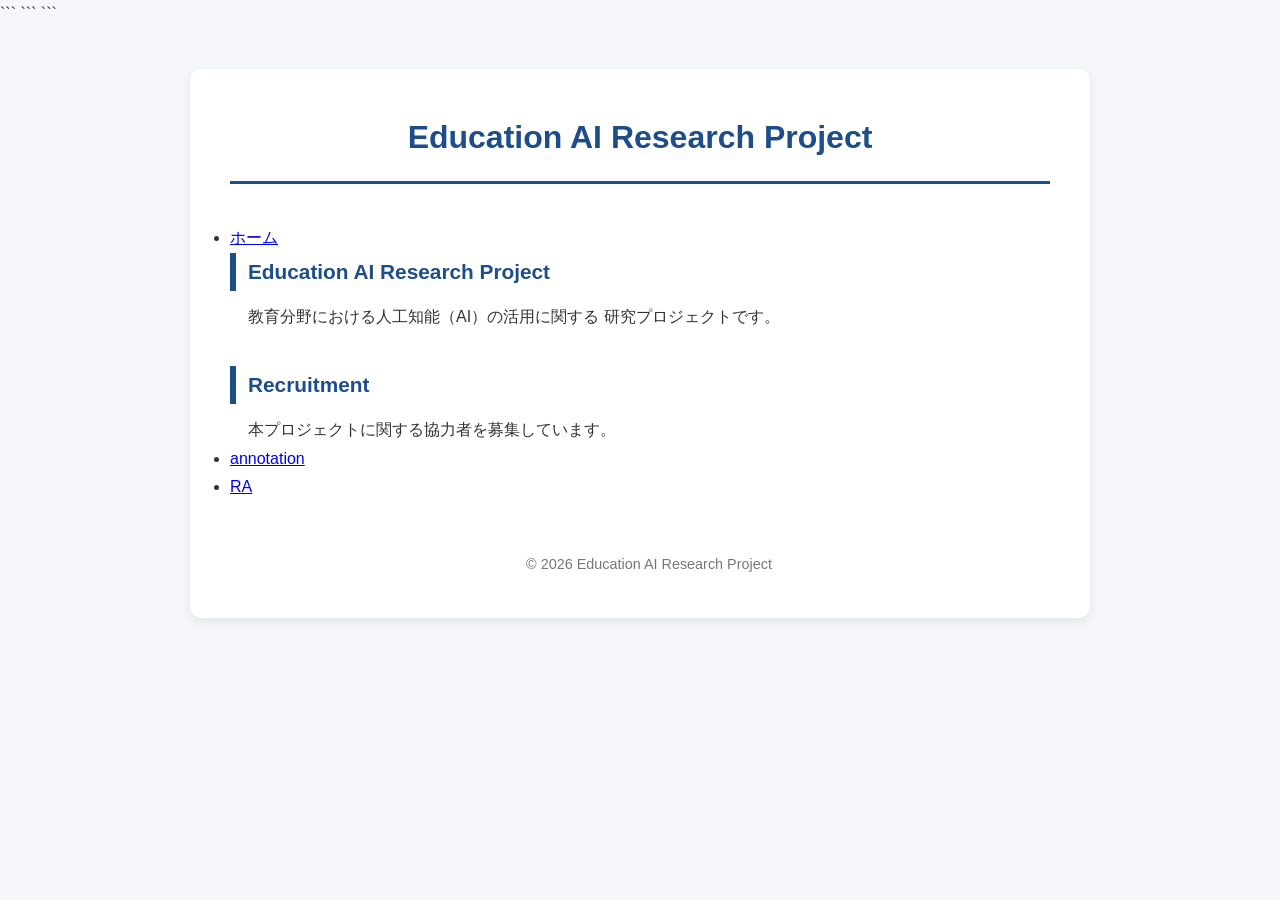
<file: index.html>
<!DOCTYPE html>

<html lang="ja">
<head>
    <meta charset="UTF-8">
    <meta name="viewport" content="width=device-width, initial-scale=1.0">
    <title>Education AI Research Project</title>

```
<link rel="stylesheet" href="assets/style.css">
```

</head>

<body>

```

<div class="container">
<header>
    <h1>Education AI Research Project</h1>

    <nav>
        <ul>
            <li><a href="index.html">ホーム</a></li>
        </ul>
    </nav>
</header>

<main>

    <section>
        <h2>Education AI Research Project</h2>

        <p>
            教育分野における人工知能（AI）の活用に関する
            研究プロジェクトです。
        </p>
    </section>

    <section>
        <h2>Recruitment</h2>

        <p>
            本プロジェクトに関する協力者を募集しています。
        </p>

        <ul>
            <li>
                <a href="recruitment/annotation/index.html">
                    annotation
                </a>
            </li>

            <li>
                <a href="recruitment/RA/index.html">
                    RA
                </a>
            </li>
        </ul>
    </section>

</main>

<footer>
    <p>&copy; 2026 Education AI Research Project</p>
</footer>

</body>
</html>
</file>
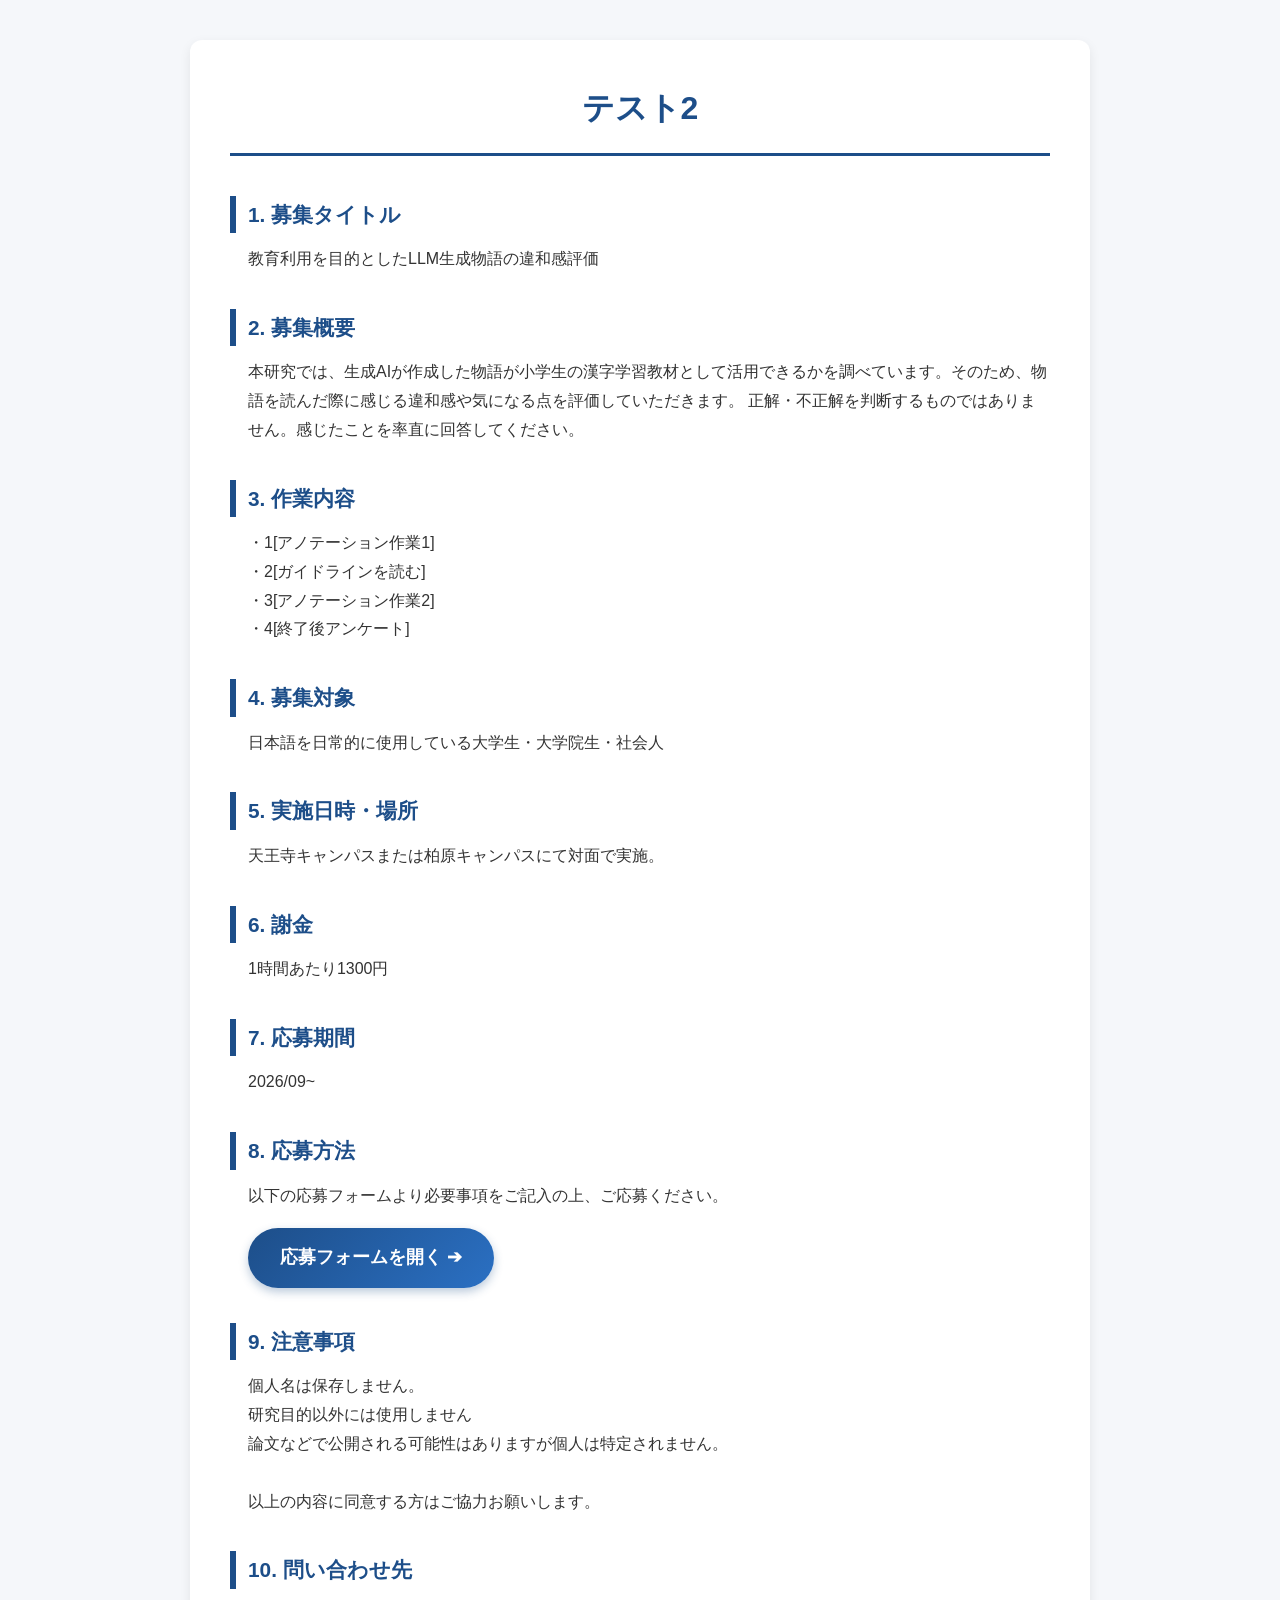
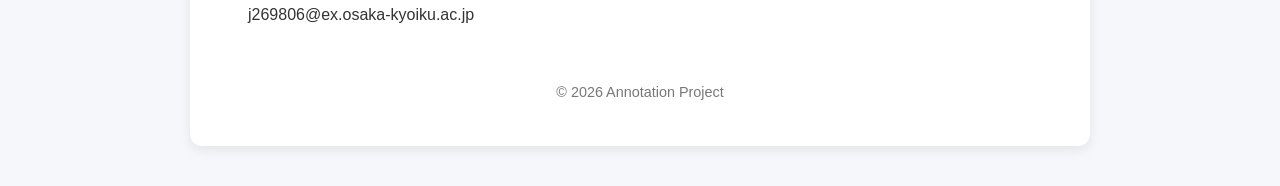
<file: recruitment/annotation-2026/index.html>
<!DOCTYPE html>
<html lang="ja">
<head>
    <meta charset="UTF-8">
    <meta name="viewport" content="width=device-width, initial-scale=1.0">
    <title>アノテーション作業募集</title>
    <link rel="stylesheet" href="../../assets/style.css">
</head>

<body>

<div class="container">

    <h1>テスト2</h1>

    <section>
        <h2>1. 募集タイトル</h2>
        <p>教育利用を目的としたLLM生成物語の違和感評価</p>
    </section>

    <section>
        <h2>2. 募集概要</h2>
        <p>本研究では、生成AIが作成した物語が小学生の漢字学習教材として活用できるかを調べています。そのため、物語を読んだ際に感じる違和感や気になる点を評価していただきます。
正解・不正解を判断するものではありません。感じたことを率直に回答してください。</p>
    </section>

    <section>
        <h2>3. 作業内容</h2>
        <p>・1[アノテーション作業1]<br>
            ・2[ガイドラインを読む]<br>
            ・3[アノテーション作業2]<br>
            ・4[終了後アンケート]</p>
    </section>

    <section>
        <h2>4. 募集対象</h2>
        <p>日本語を日常的に使用している大学生・大学院生・社会人</p>
    </section>

    <section>
        <h2>5. 実施日時・場所</h2>
        <p>天王寺キャンパスまたは柏原キャンパスにて対面で実施。</p>
    </section>

    <section>
        <h2>6. 謝金</h2>
        <p>1時間あたり1300円</p>
    </section>

    <section>
        <h2>7. 応募期間</h2>
        <p>2026/09~</p>
    </section>

    <section>
        <h2>8. 応募方法</h2>
        <p>以下の応募フォームより必要事項をご記入の上、ご応募ください。</p>
        <div class="btn-container">
            <!-- href="..." にフォームのURLを設定してください -->
            <a href="https://forms.gle/Kmqug272xac9YSTD8" target="_blank" rel="noopener noreferrer" class="apply-btn">
                応募フォームを開く ➔
            </a>
        </div>
    </section>

    <section>
        <h2>9. 注意事項</h2>
        <p>個人名は保存しません。<br>
研究目的以外には使用しません<br>
論文などで公開される可能性はありますが個人は特定されません。<br><br>
以上の内容に同意する方はご協力お願いします。
</p>
    </section>

    <section>
        <h2>10. 問い合わせ先</h2>
        <p>j269806@ex.osaka-kyoiku.ac.jp</p>
    </section>

    <footer>
        © 2026 Annotation Project
    </footer>

</div>

</body>
</html>
</file>
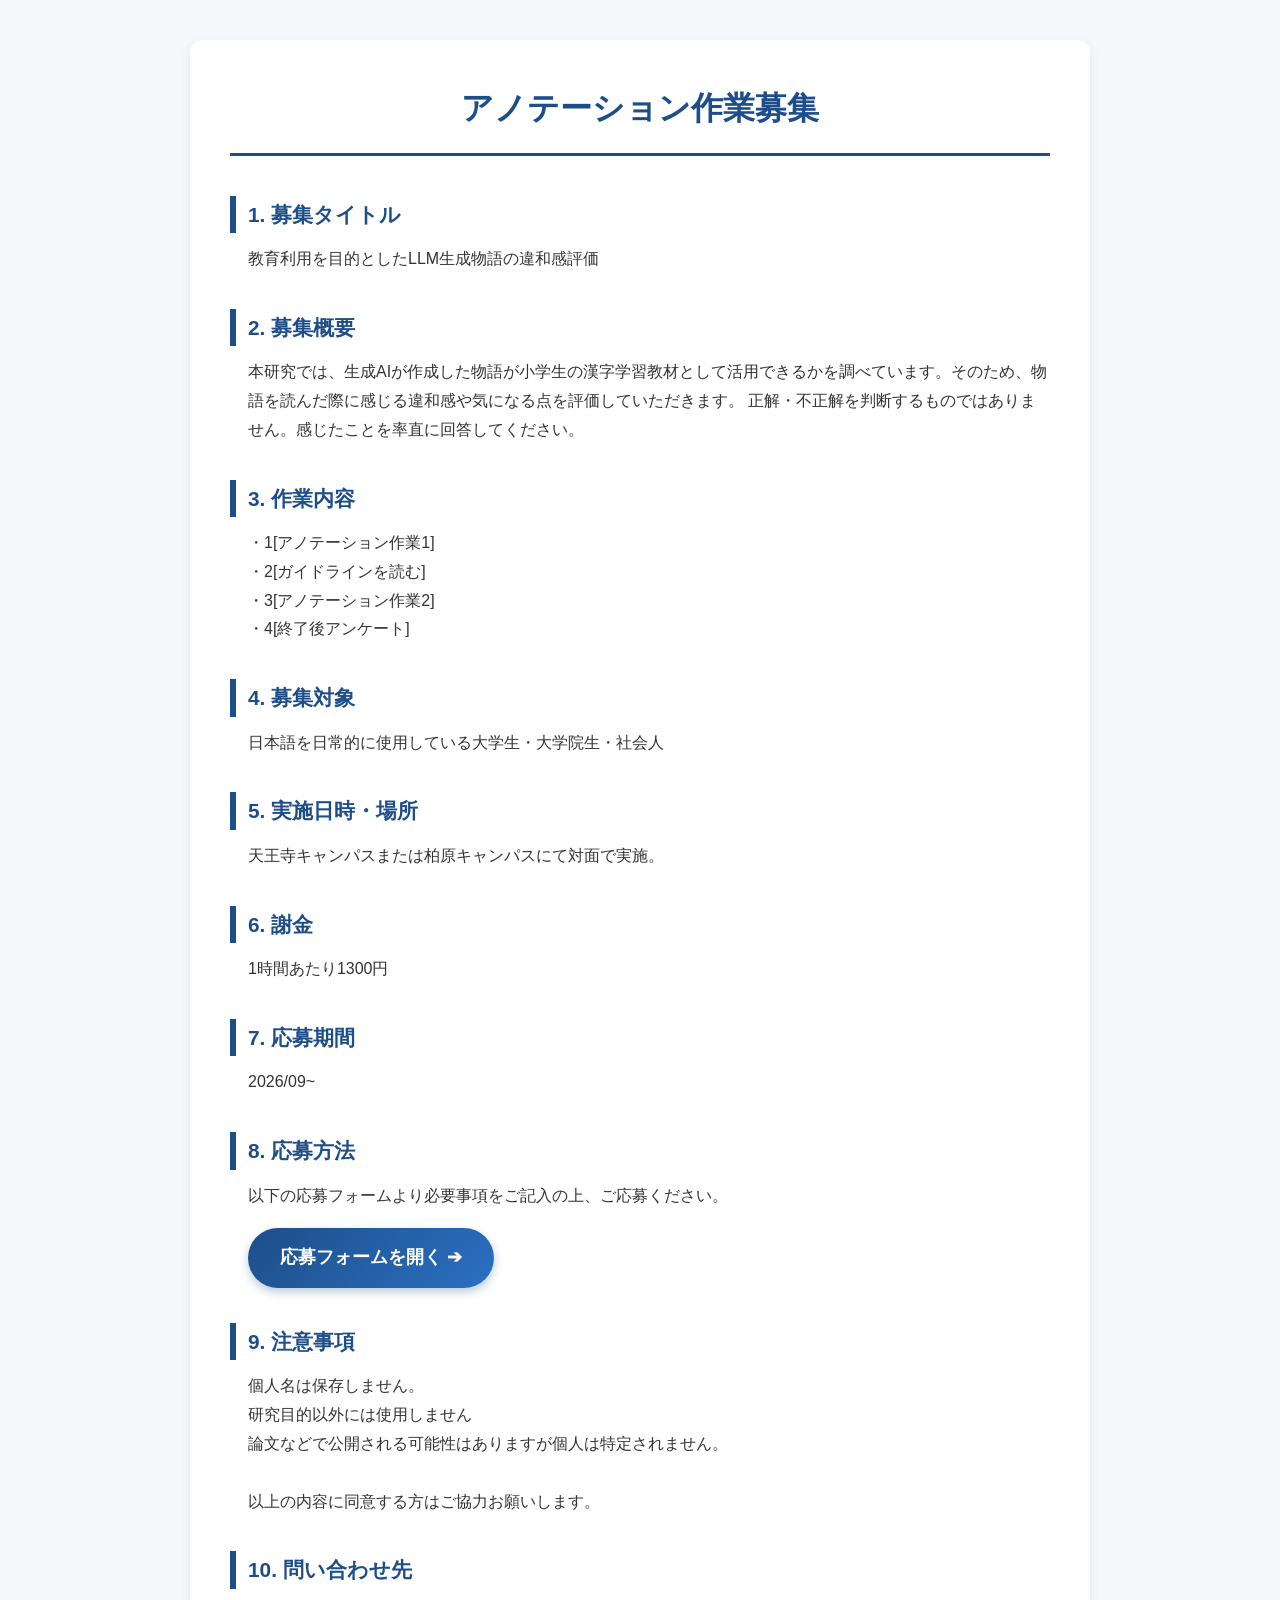
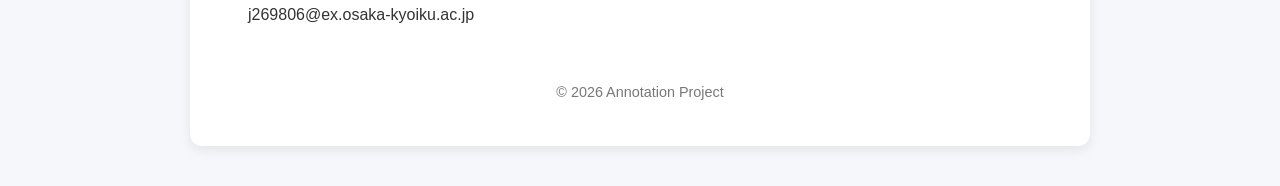
<file: recruitment/annotation/index.html>
<!DOCTYPE html>
<html lang="ja">
<head>
    <meta charset="UTF-8">
    <meta name="viewport" content="width=device-width, initial-scale=1.0">
    <title>アノテーション作業募集</title>
    <link rel="stylesheet" href="../../assets/style.css">
</head>

<body>

<div class="container">

    <h1>アノテーション作業募集</h1>

    <section>
        <h2>1. 募集タイトル</h2>
        <p>教育利用を目的としたLLM生成物語の違和感評価</p>
    </section>

    <section>
        <h2>2. 募集概要</h2>
        <p>本研究では、生成AIが作成した物語が小学生の漢字学習教材として活用できるかを調べています。そのため、物語を読んだ際に感じる違和感や気になる点を評価していただきます。
正解・不正解を判断するものではありません。感じたことを率直に回答してください。</p>
    </section>

    <section>
        <h2>3. 作業内容</h2>
        <p>・1[アノテーション作業1]<br>
            ・2[ガイドラインを読む]<br>
            ・3[アノテーション作業2]<br>
            ・4[終了後アンケート]</p>
    </section>

    <section>
        <h2>4. 募集対象</h2>
        <p>日本語を日常的に使用している大学生・大学院生・社会人</p>
    </section>

    <section>
        <h2>5. 実施日時・場所</h2>
        <p>天王寺キャンパスまたは柏原キャンパスにて対面で実施。</p>
    </section>

    <section>
        <h2>6. 謝金</h2>
        <p>1時間あたり1300円</p>
    </section>

    <section>
        <h2>7. 応募期間</h2>
        <p>2026/09~</p>
    </section>

    <section>
        <h2>8. 応募方法</h2>
        <p>以下の応募フォームより必要事項をご記入の上、ご応募ください。</p>
        <div class="btn-container">
            <!-- href="..." にフォームのURLを設定してください -->
            <a href="https://forms.gle/Kmqug272xac9YSTD8" target="_blank" rel="noopener noreferrer" class="apply-btn">
                応募フォームを開く ➔
            </a>
        </div>
    </section>

    <section>
        <h2>9. 注意事項</h2>
        <p>個人名は保存しません。<br>
研究目的以外には使用しません<br>
論文などで公開される可能性はありますが個人は特定されません。<br><br>
以上の内容に同意する方はご協力お願いします。
</p>
    </section>

    <section>
        <h2>10. 問い合わせ先</h2>
        <p>j269806@ex.osaka-kyoiku.ac.jp</p>
    </section>

    <footer>
        © 2026 Annotation Project
    </footer>

</div>

</body>
</html>
</file>
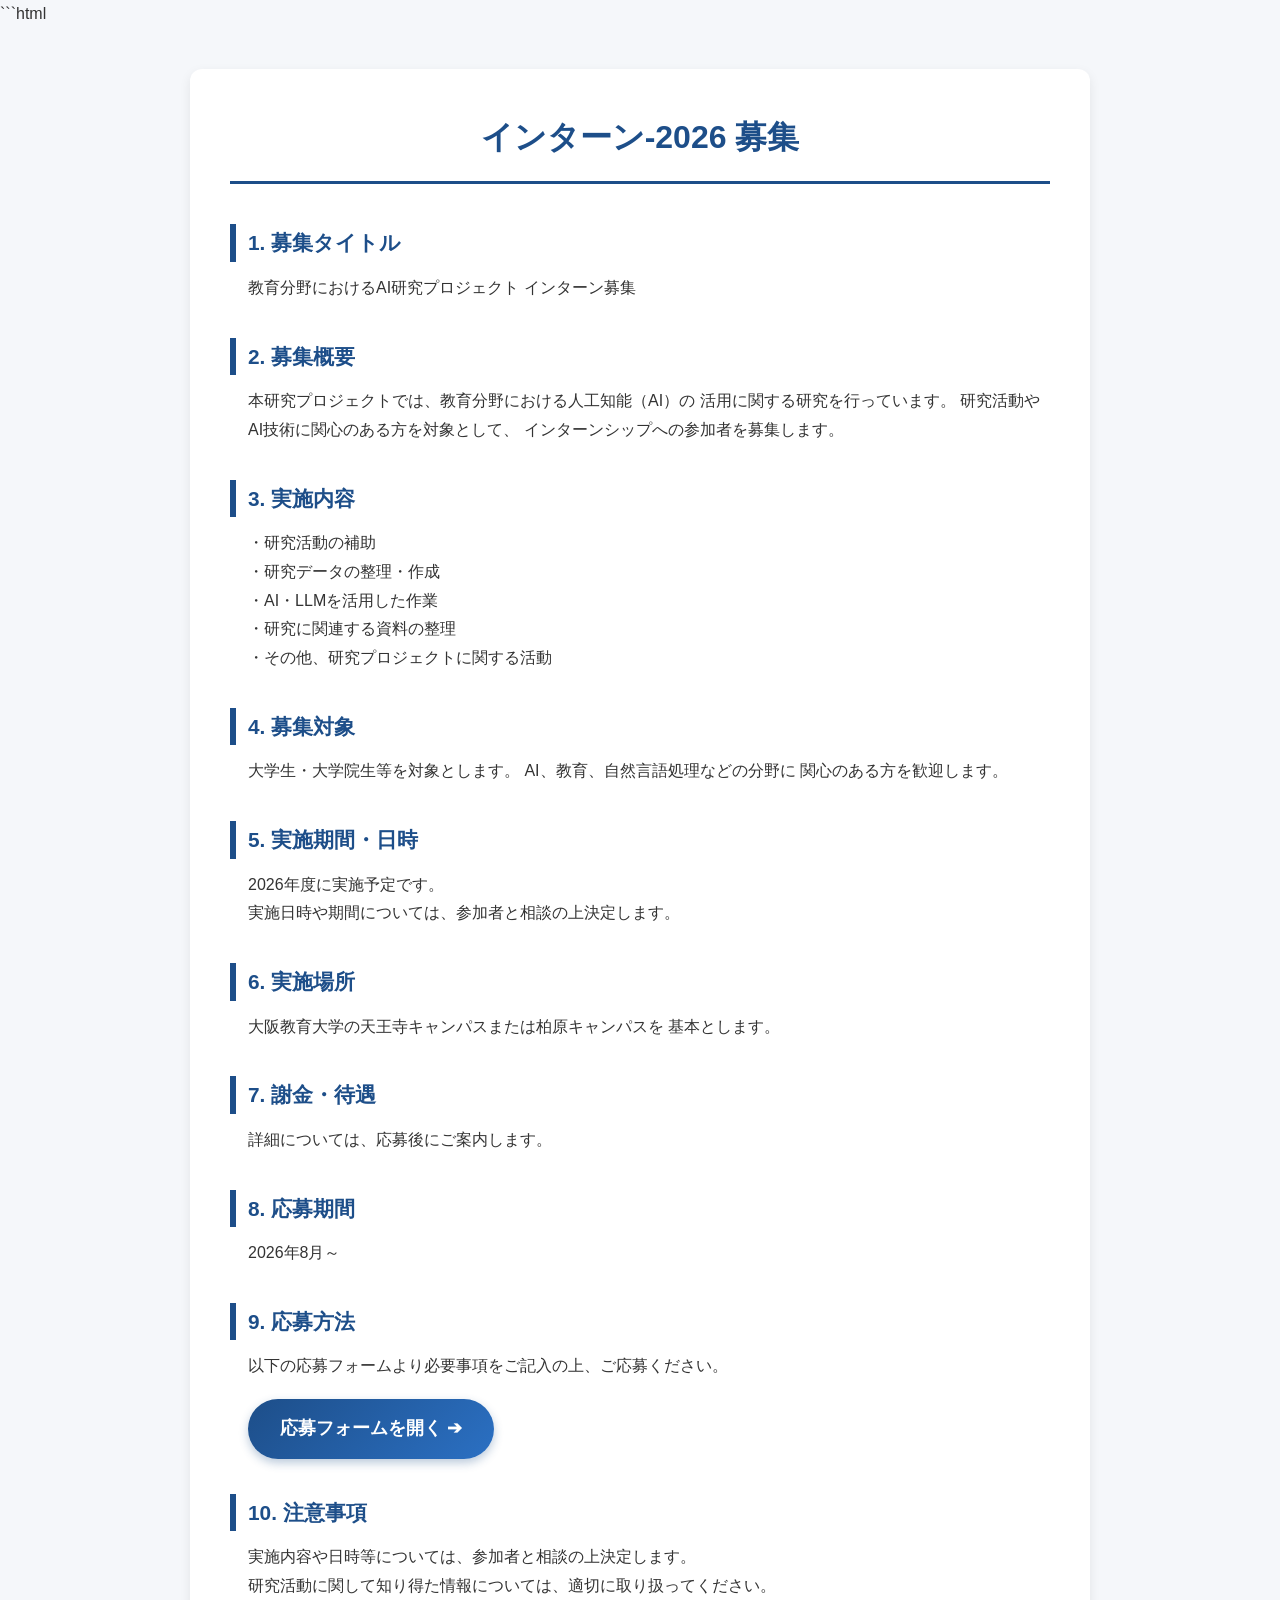
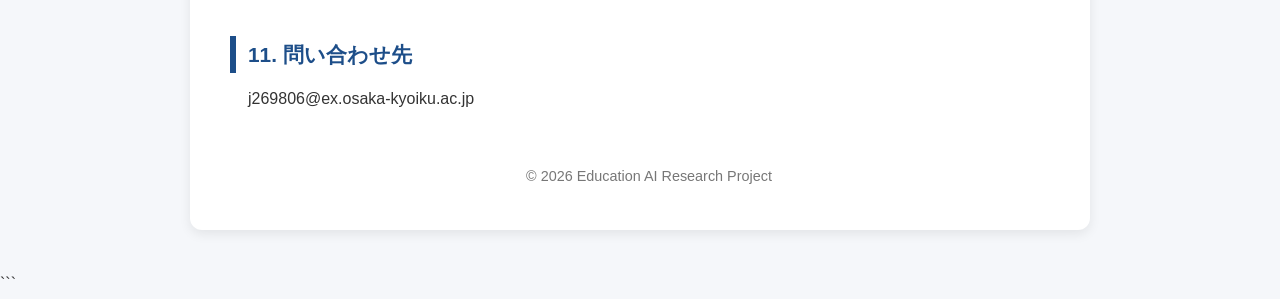
<file: recruitment/internship/index.html>
```html
<!DOCTYPE html>
<html lang="ja">

<head>
    <meta charset="UTF-8">
    <meta name="viewport" content="width=device-width, initial-scale=1.0">
    <title>インターン-2026 募集</title>

    <link rel="stylesheet" href="../../assets/style.css">
</head>

<body>

<div class="container">

    <header>
        <h1>インターン-2026 募集</h1>
    </header>

    <main>

        <section>
            <h2>1. 募集タイトル</h2>
            <p>
                教育分野におけるAI研究プロジェクト インターン募集
            </p>
        </section>

        <section>
            <h2>2. 募集概要</h2>
            <p>
                本研究プロジェクトでは、教育分野における人工知能（AI）の
                活用に関する研究を行っています。
                研究活動やAI技術に関心のある方を対象として、
                インターンシップへの参加者を募集します。
            </p>
        </section>

        <section>
            <h2>3. 実施内容</h2>
            <p>
                ・研究活動の補助<br>
                ・研究データの整理・作成<br>
                ・AI・LLMを活用した作業<br>
                ・研究に関連する資料の整理<br>
                ・その他、研究プロジェクトに関する活動
            </p>
        </section>

        <section>
            <h2>4. 募集対象</h2>
            <p>
                大学生・大学院生等を対象とします。
                AI、教育、自然言語処理などの分野に
                関心のある方を歓迎します。
            </p>
        </section>

        <section>
            <h2>5. 実施期間・日時</h2>
            <p>
                2026年度に実施予定です。
            </p>
            <p>
                実施日時や期間については、参加者と相談の上決定します。
            </p>
        </section>

        <section>
            <h2>6. 実施場所</h2>
            <p>
                大阪教育大学の天王寺キャンパスまたは柏原キャンパスを
                基本とします。
            </p>
        </section>

        <section>
            <h2>7. 謝金・待遇</h2>
            <p>
                詳細については、応募後にご案内します。
            </p>
        </section>

        <section>
            <h2>8. 応募期間</h2>
            <p>
                2026年8月～
            </p>
        </section>

        <section>
            <h2>9. 応募方法</h2>
            <p>
                以下の応募フォームより必要事項をご記入の上、ご応募ください。
            </p>

            <div class="btn-container">
                <!-- href="..." にフォームのURLを設定してください -->
                <a href="#" class="apply-btn">
                    応募フォームを開く ➔
                </a>
            </div>
        </section>

        <section>
            <h2>10. 注意事項</h2>
            <p>
                実施内容や日時等については、参加者と相談の上決定します。<br>
                研究活動に関して知り得た情報については、適切に取り扱ってください。
            </p>
        </section>

        <section>
            <h2>11. 問い合わせ先</h2>
            <p>
                j269806@ex.osaka-kyoiku.ac.jp
            </p>
        </section>

    </main>

    <footer>
        <p>&copy; 2026 Education AI Research Project</p>
    </footer>

</div>

</body>
</html>
```
</file>
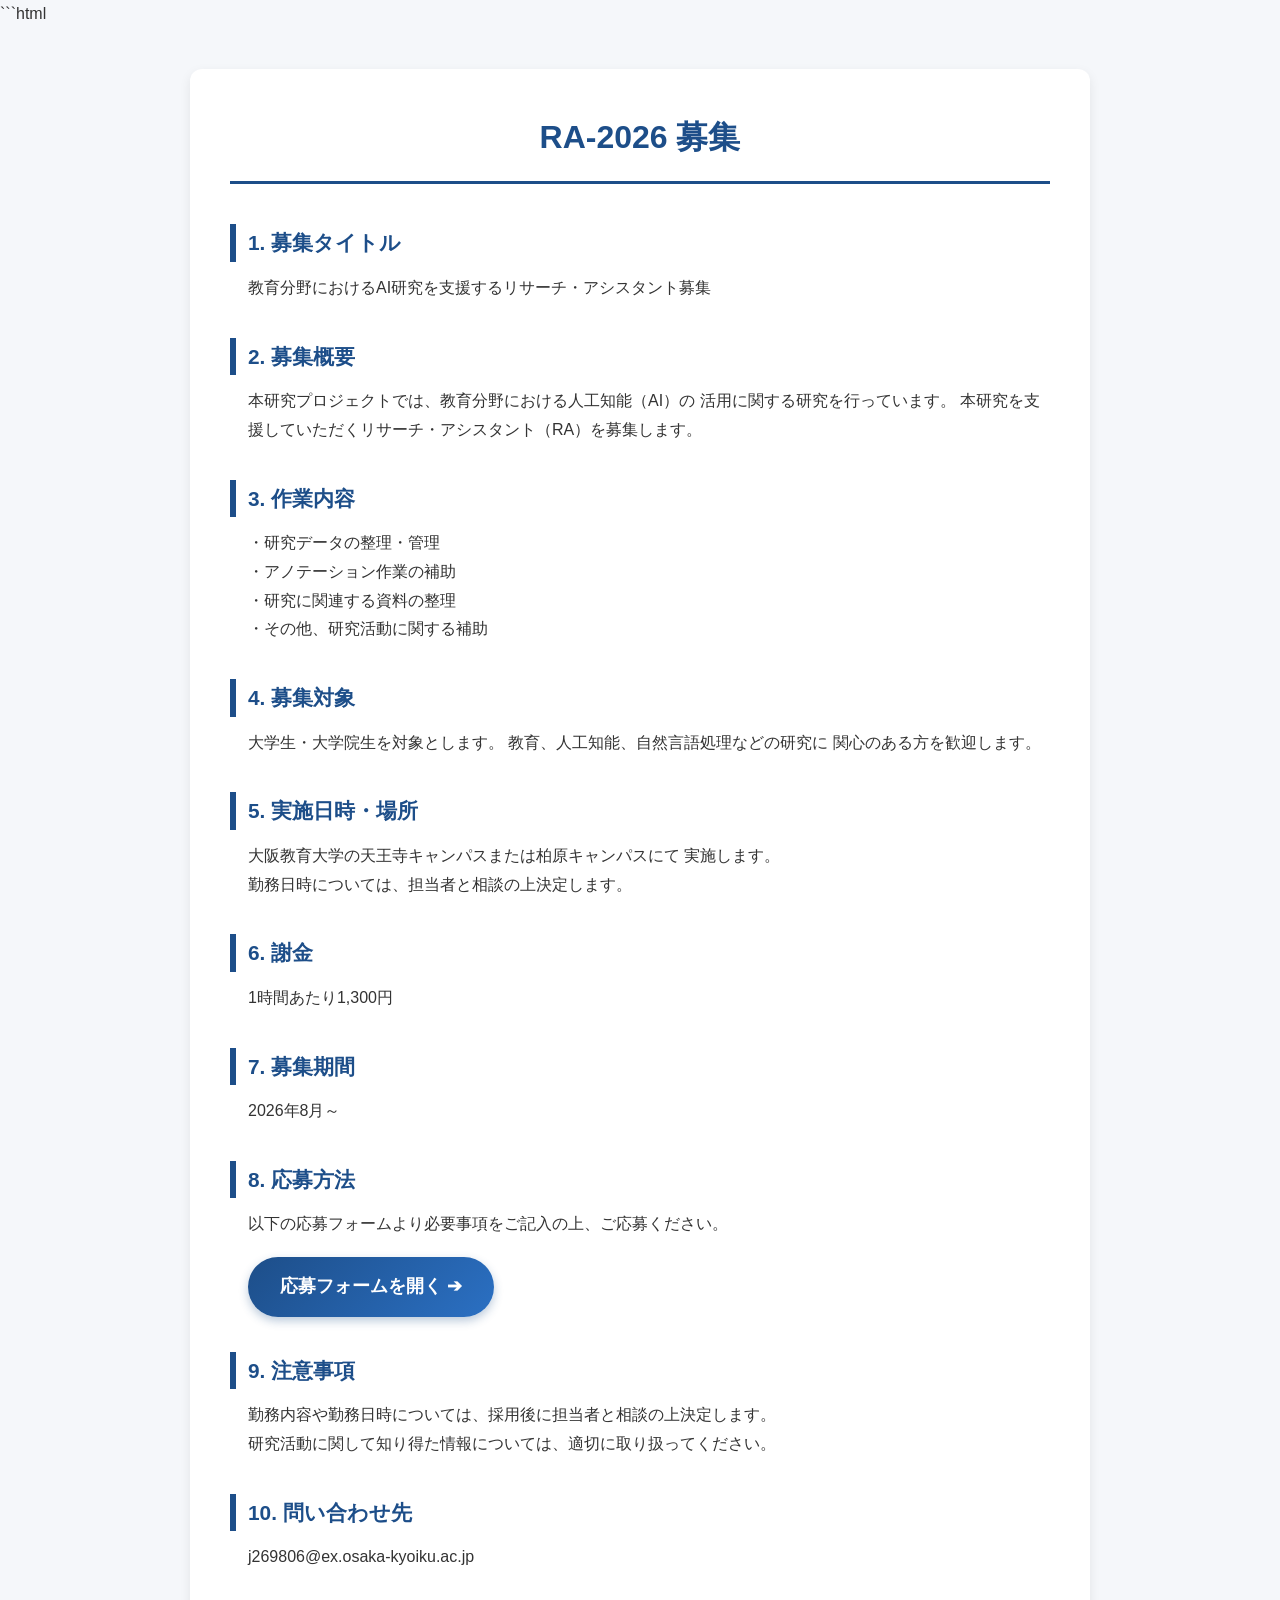
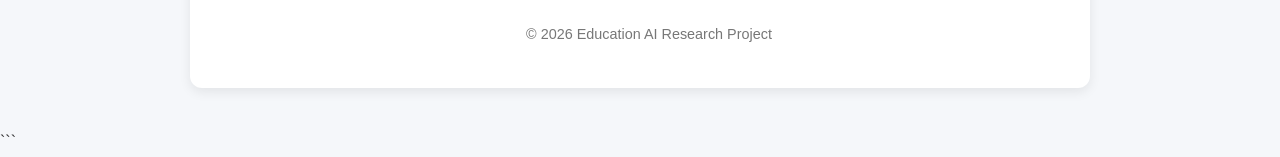
<file: recruitment/RA/index.html>
```html
<!DOCTYPE html>
<html lang="ja">

<head>
    <meta charset="UTF-8">
    <meta name="viewport" content="width=device-width, initial-scale=1.0">
    <title>RA-2026 募集</title>

    <!-- CSSへのパス -->
    <link rel="stylesheet" href="../../assets/style.css">
</head>

<body>

<div class="container">

    <header>
        <h1>RA-2026 募集</h1>
    </header>

    <main>

        <section>
            <h2>1. 募集タイトル</h2>
            <p>
                教育分野におけるAI研究を支援するリサーチ・アシスタント募集
            </p>
        </section>

        <section>
            <h2>2. 募集概要</h2>
            <p>
                本研究プロジェクトでは、教育分野における人工知能（AI）の
                活用に関する研究を行っています。
                本研究を支援していただくリサーチ・アシスタント（RA）を募集します。
            </p>
        </section>

        <section>
            <h2>3. 作業内容</h2>
            <p>
                ・研究データの整理・管理<br>
                ・アノテーション作業の補助<br>
                ・研究に関連する資料の整理<br>
                ・その他、研究活動に関する補助
            </p>
        </section>

        <section>
            <h2>4. 募集対象</h2>
            <p>
                大学生・大学院生を対象とします。
                教育、人工知能、自然言語処理などの研究に
                関心のある方を歓迎します。
            </p>
        </section>

        <section>
            <h2>5. 実施日時・場所</h2>
            <p>
                大阪教育大学の天王寺キャンパスまたは柏原キャンパスにて
                実施します。
            </p>
            <p>
                勤務日時については、担当者と相談の上決定します。
            </p>
        </section>

        <section>
            <h2>6. 謝金</h2>
            <p>
                1時間あたり1,300円
            </p>
        </section>

        <section>
            <h2>7. 募集期間</h2>
            <p>
                2026年8月～
            </p>
        </section>

        <section>
            <h2>8. 応募方法</h2>
            <p>
                以下の応募フォームより必要事項をご記入の上、ご応募ください。
            </p>

            <div class="btn-container">
                <!-- href="..." にフォームのURLを設定してください -->
                <a href="#" class="apply-btn">
                    応募フォームを開く ➔
                </a>
            </div>
        </section>

        <section>
            <h2>9. 注意事項</h2>
            <p>
                勤務内容や勤務日時については、採用後に担当者と相談の上決定します。<br>
                研究活動に関して知り得た情報については、適切に取り扱ってください。
            </p>
        </section>

        <section>
            <h2>10. 問い合わせ先</h2>
            <p>
                j269806@ex.osaka-kyoiku.ac.jp
            </p>
        </section>

    </main>

    <footer>
        <p>&copy; 2026 Education AI Research Project</p>
    </footer>

</div>

</body>
</html>
```
</file>
<file: assets/style.css>
* {
    margin: 0;
    padding: 0;
    box-sizing: border-box;
}

body {
    font-family: "Hiragino Sans", "Yu Gothic", sans-serif;
    background: #f5f7fa;
    color: #333;
    line-height: 1.8;
}

.container {
    max-width: 900px;
    margin: 40px auto;
    background: #fff;
    padding: 40px;
    border-radius: 12px;
    box-shadow: 0 4px 12px rgba(0,0,0,0.08);
}

h1 {
    text-align: center;
    color: #1d4e89;
    margin-bottom: 40px;
    border-bottom: 3px solid #1d4e89;
    padding-bottom: 15px;
}

section {
    margin-bottom: 35px;
}

h2 {
    color: #1d4e89;
    font-size: 1.3rem;
    margin-bottom: 12px;
    border-left: 6px solid #1d4e89;
    padding-left: 12px;
}

p {
    margin-left: 18px;
}

/* 応募ボタン用のスタイル追加 */
.btn-container {
    margin-top: 18px;
    margin-left: 18px;
}

.apply-btn {
    display: inline-block;
    padding: 14px 32px;
    background: linear-gradient(135deg, #1d4e89, #2b70c3);
    color: #ffffff;
    font-size: 1.1rem;
    font-weight: bold;
    text-decoration: none;
    border-radius: 30px;
    box-shadow: 0 4px 10px rgba(29, 78, 137, 0.3);
    transition: all 0.3s ease;
}

.apply-btn:hover {
    background: linear-gradient(135deg, #163d6c, #1d4e89);
    box-shadow: 0 6px 15px rgba(29, 78, 137, 0.4);
    transform: translateY(-2px);
}

footer {
    text-align: center;
    margin-top: 50px;
    color: #777;
    font-size: 0.9rem;
}

@media (max-width: 768px) {
    .container {
        margin: 20px;
        padding: 25px;
    }

    h1 {
        font-size: 1.8rem;
    }

    h2 {
        font-size: 1.15rem;
    }

    .apply-btn {
        display: block;
        text-align: center;
        width: 100%;
    }
}
</file>
